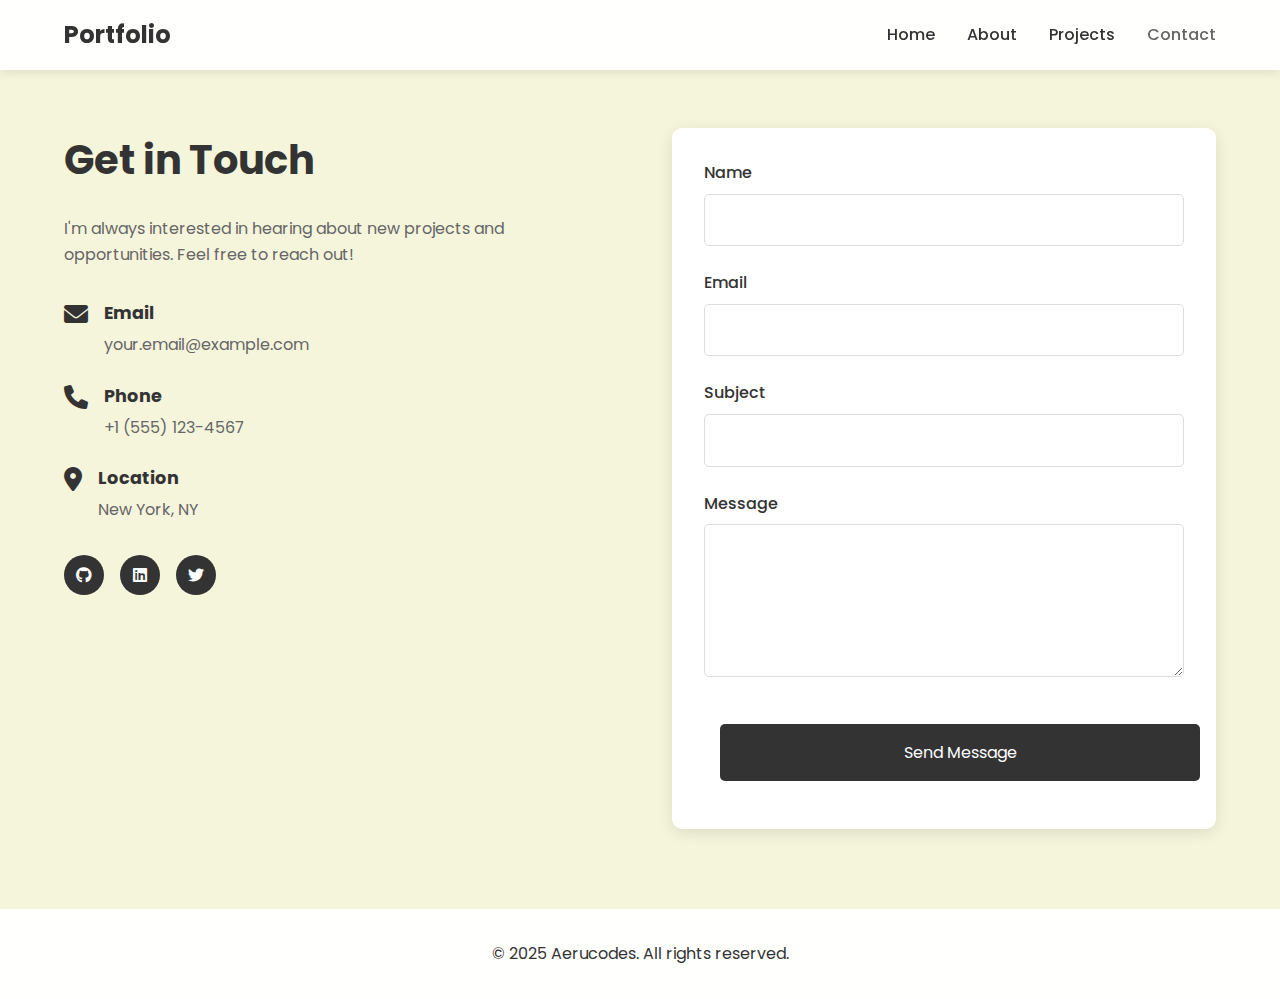
<file: contact.html>
<!DOCTYPE html>
<html lang="en">
<head>
    <meta charset="UTF-8">
    <meta name="viewport" content="width=device-width, initial-scale=1.0">
    <title>Contact - Portfolio</title>
    <link rel="stylesheet" href="styles.css">
    <link rel="preconnect" href="https://fonts.googleapis.com">
    <link rel="preconnect" href="https://fonts.gstatic.com" crossorigin>
    <link href="https://fonts.googleapis.com/css2?family=Poppins:wght@300;400;500;600;700&display=swap" rel="stylesheet">
    <link rel="stylesheet" href="https://cdnjs.cloudflare.com/ajax/libs/font-awesome/6.0.0/css/all.min.css">
</head>
<body>
    <nav>
        <div class="logo">Portfolio</div>
        <ul class="nav-links">
            <li><a href="index.html">Home</a></li>
            <li><a href="about.html">About</a></li>
            <li><a href="projects.html">Projects</a></li>
            <li><a href="contact.html" class="active">Contact</a></li>
        </ul>
    </nav>

    <main class="contact-section">
        <div class="contact-container">
            <div class="contact-info">
                <h1>Get in Touch</h1>
                <p>I'm always interested in hearing about new projects and opportunities. Feel free to reach out!</p>
                
                <div class="contact-details">
                    <div class="contact-item">
                        <i class="fas fa-envelope"></i>
                        <div>
                            <h3>Email</h3>
                            <p>your.email@example.com</p>
                        </div>
                    </div>
                    <div class="contact-item">
                        <i class="fas fa-phone"></i>
                        <div>
                            <h3>Phone</h3>
                            <p>+1 (555) 123-4567</p>
                        </div>
                    </div>
                    <div class="contact-item">
                        <i class="fas fa-map-marker-alt"></i>
                        <div>
                            <h3>Location</h3>
                            <p>New York, NY</p>
                        </div>
                    </div>
                </div>

                <div class="social-links">
                    <a href="#" class="social-link"><i class="fab fa-github"></i></a>
                    <a href="#" class="social-link"><i class="fab fa-linkedin"></i></a>
                    <a href="#" class="social-link"><i class="fab fa-twitter"></i></a>
                </div>
            </div>

            <div class="contact-form">
                <form id="contactForm">
                    <div class="form-group">
                        <label for="name">Name</label>
                        <input type="text" id="name" name="name" required>
                    </div>
                    <div class="form-group">
                        <label for="email">Email</label>
                        <input type="email" id="email" name="email" required>
                    </div>
                    <div class="form-group">
                        <label for="subject">Subject</label>
                        <input type="text" id="subject" name="subject" required>
                    </div>
                    <div class="form-group">
                        <label for="message">Message</label>
                        <textarea id="message" name="message" rows="5" required></textarea>
                    </div>
                    <button type="submit" class="btn">Send Message</button>
                </form>
            </div>
        </div>
    </main>

    <footer>
        <p>&copy; 2025 Aerucodes. All rights reserved.</p>
    </footer>

    <script src="script.js"></script>
</body>
</html>
</file>
<file: styles.css>
* {
    margin: 0;
    padding: 0;
    box-sizing: border-box;
    font-family: 'Poppins', sans-serif;
}

body {
    background-color: #F5F5DC;
    color: #333;
    line-height: 1.6;
}

/* Navigation */
nav {
    background-color: rgba(255, 255, 255, 0.95);
    padding: 1rem 5%;
    display: flex;
    justify-content: space-between;
    align-items: center;
    position: fixed;
    width: 100%;
    top: 0;
    z-index: 1000;
    box-shadow: 0 2px 10px rgba(0, 0, 0, 0.1);
}

.logo {
    font-size: 1.5rem;
    font-weight: 700;
    color: #333;
}

.nav-links {
    display: flex;
    list-style: none;
    gap: 2rem;
}

.nav-links a {
    text-decoration: none;
    color: #333;
    font-weight: 500;
    transition: color 0.3s ease;
    position: relative;
}

.nav-links a::after {
    content: '';
    position: absolute;
    width: 0;
    height: 2px;
    bottom: -5px;
    left: 0;
    background-color: #333;
    transition: width 0.3s ease;
}

.nav-links a:hover::after {
    width: 100%;
}

.nav-links a.active {
    color: #666;
}

/* Hero Section */
.hero {
    height: 100vh;
    display: flex;
    align-items: center;
    justify-content: center;
    text-align: center;
    padding: 0 1rem;
    background: linear-gradient(rgba(245, 245, 220, 0.9), rgba(245, 245, 220, 0.9)),
                url('https://source.unsplash.com/random/1920x1080?workspace') center/cover;
}

.hero-content h1 {
    font-size: 3.5rem;
    margin-bottom: 1rem;
    animation: fadeInUp 1s ease;
}

.hero-content p {
    font-size: 1.5rem;
    color: #666;
    animation: fadeInUp 1s ease 0.2s;
    opacity: 0;
    animation-fill-mode: forwards;
}

/* Featured Projects */
.featured-projects {
    padding: 5rem 5%;
}

.featured-projects h2 {
    text-align: center;
    margin-bottom: 3rem;
    font-size: 2.5rem;
}

.project-grid {
    display: grid;
    grid-template-columns: repeat(auto-fit, minmax(300px, 1fr));
    gap: 2rem;
}

.project-card {
    background: white;
    border-radius: 10px;
    overflow: hidden;
    box-shadow: 0 4px 15px rgba(0, 0, 0, 0.1);
    transition: transform 0.3s ease;
}

.project-card:hover {
    transform: translateY(-10px);
}

.project-card img {
    width: 100%;
    height: 200px;
    object-fit: cover;
}

.project-card h3 {
    padding: 1rem;
    font-size: 1.5rem;
}

.project-card p {
    padding: 0 1rem;
    color: #666;
}

.btn {
    display: inline-block;
    padding: 0.8rem 1.5rem;
    margin: 1rem;
    background-color: #333;
    color: white;
    text-decoration: none;
    border-radius: 5px;
    transition: background-color 0.3s ease;
}

.btn:hover {
    background-color: #555;
}

/* Footer */
footer {
    text-align: center;
    padding: 2rem;
    background-color: rgba(255, 255, 255, 0.95);
}

/* Animations */
@keyframes fadeInUp {
    from {
        opacity: 0;
        transform: translateY(20px);
    }
    to {
        opacity: 1;
        transform: translateY(0);
    }
}

/* Responsive Design */
@media (max-width: 768px) {
    .nav-links {
        display: none;
    }
    
    .hero-content h1 {
        font-size: 2.5rem;
    }
    
    .hero-content p {
        font-size: 1.2rem;
    }
}

/* About Page Styles */
.about-section {
    padding: 8rem 5% 5rem;
    min-height: 100vh;
}

.about-container {
    display: grid;
    grid-template-columns: 1fr 2fr;
    gap: 4rem;
    max-width: 1200px;
    margin: 0 auto;
}

.about-image {
    position: relative;
}

.about-image img {
    width: 100%;
    border-radius: 10px;
    box-shadow: 0 4px 15px rgba(0, 0, 0, 0.1);
}

.about-content h1 {
    font-size: 2.5rem;
    margin-bottom: 1.5rem;
    color: #333;
}

.about-content p {
    font-size: 1.1rem;
    line-height: 1.8;
    margin-bottom: 2rem;
    color: #666;
}

.skills-section {
    margin-top: 3rem;
}

.skills-section h2 {
    font-size: 2rem;
    margin-bottom: 2rem;
    color: #333;
}

.skills-grid {
    display: grid;
    grid-template-columns: repeat(auto-fit, minmax(250px, 1fr));
    gap: 2rem;
}

.skill-item {
    background: white;
    padding: 2rem;
    border-radius: 10px;
    box-shadow: 0 4px 15px rgba(0, 0, 0, 0.1);
    transition: transform 0.3s ease;
}

.skill-item:hover {
    transform: translateY(-5px);
}

.skill-item h3 {
    font-size: 1.3rem;
    margin-bottom: 1rem;
    color: #333;
}

.skill-item ul {
    list-style: none;
}

.skill-item li {
    margin-bottom: 0.5rem;
    color: #666;
    position: relative;
    padding-left: 1.5rem;
}

.skill-item li::before {
    content: '•';
    position: absolute;
    left: 0;
    color: #333;
}

/* Skill Icons */
.skill-icon {
    width: 60px;
    height: 60px;
    margin-bottom: 1.5rem;
    display: flex;
    align-items: center;
    justify-content: center;
    background: #f8f8f8;
    border-radius: 50%;
    transition: all 0.3s ease;
}

.skill-icon svg {
    width: 30px;
    height: 30px;
    color: #333;
    transition: all 0.3s ease;
}

.skill-item:hover .skill-icon {
    background: #333;
    transform: translateY(-5px);
}

.skill-item:hover .skill-icon svg {
    color: white;
}

.skill-item {
    text-align: center;
    padding: 2rem;
}

/* Responsive Design for About Page */
@media (max-width: 768px) {
    .about-container {
        grid-template-columns: 1fr;
        gap: 2rem;
    }

    .about-image {
        max-width: 300px;
        margin: 0 auto;
    }

    .about-content h1 {
        font-size: 2rem;
    }

    .skills-grid {
        grid-template-columns: 1fr;
    }
}

/* Projects Page Styles */
.projects-section {
    padding: 8rem 5% 5rem;
    min-height: 100vh;
}

.projects-section h1 {
    text-align: center;
    font-size: 2.5rem;
    margin-bottom: 3rem;
    color: #333;
}

.projects-grid {
    display: grid;
    gap: 4rem;
    max-width: 1200px;
    margin: 0 auto;
}

.project-detail {
    display: grid;
    grid-template-columns: 1fr 1fr;
    gap: 2rem;
    background: white;
    border-radius: 15px;
    overflow: hidden;
    box-shadow: 0 4px 15px rgba(0, 0, 0, 0.1);
    transition: transform 0.3s ease;
}

.project-detail:hover {
    transform: translateY(-5px);
}

.project-image {
    width: 100%;
    height: 100%;
    overflow: hidden;
}

.project-image img {
    width: 100%;
    height: 100%;
    object-fit: cover;
    transition: transform 0.3s ease;
}

.project-detail:hover .project-image img {
    transform: scale(1.05);
}

.project-info {
    padding: 2rem;
}

.project-info h2 {
    font-size: 1.8rem;
    margin-bottom: 1rem;
    color: #333;
}

.project-description {
    color: #666;
    line-height: 1.6;
    margin-bottom: 1.5rem;
}

.project-tech {
    display: flex;
    flex-wrap: wrap;
    gap: 0.5rem;
    margin-bottom: 1.5rem;
}

.project-tech span {
    background: #f0f0f0;
    padding: 0.3rem 0.8rem;
    border-radius: 20px;
    font-size: 0.9rem;
    color: #333;
}

.project-links {
    display: flex;
    gap: 1rem;
}

.btn-outline {
    background: transparent;
    border: 2px solid #333;
    color: #333;
}

.btn-outline:hover {
    background: #333;
    color: white;
}

/* Responsive Design for Projects Page */
@media (max-width: 768px) {
    .project-detail {
        grid-template-columns: 1fr;
    }

    .project-image {
        height: 250px;
    }

    .project-info {
        padding: 1.5rem;
    }

    .project-info h2 {
        font-size: 1.5rem;
    }

    .project-links {
        flex-direction: column;
    }

    .btn {
        text-align: center;
    }
}

/* Contact Page Styles */
.contact-section {
    padding: 8rem 5% 5rem;
    min-height: 100vh;
}

.contact-container {
    display: grid;
    grid-template-columns: 1fr 1fr;
    gap: 4rem;
    max-width: 1200px;
    margin: 0 auto;
}

.contact-info h1 {
    font-size: 2.5rem;
    margin-bottom: 1.5rem;
    color: #333;
}

.contact-info p {
    color: #666;
    line-height: 1.6;
    margin-bottom: 2rem;
}

.contact-details {
    margin-bottom: 2rem;
}

.contact-item {
    display: flex;
    align-items: flex-start;
    margin-bottom: 1.5rem;
}

.contact-item i {
    font-size: 1.5rem;
    color: #333;
    margin-right: 1rem;
    margin-top: 0.2rem;
}

.contact-item h3 {
    font-size: 1.1rem;
    margin-bottom: 0.3rem;
    color: #333;
}

.contact-item p {
    color: #666;
    margin: 0;
}

.social-links {
    display: flex;
    gap: 1rem;
}

.social-link {
    width: 40px;
    height: 40px;
    border-radius: 50%;
    background: #333;
    color: white;
    display: flex;
    align-items: center;
    justify-content: center;
    text-decoration: none;
    transition: transform 0.3s ease, background-color 0.3s ease;
}

.social-link:hover {
    transform: translateY(-3px);
    background: #555;
}

.contact-form {
    background: white;
    padding: 2rem;
    border-radius: 10px;
    box-shadow: 0 4px 15px rgba(0, 0, 0, 0.1);
}

.form-group {
    margin-bottom: 1.5rem;
}

.form-group label {
    display: block;
    margin-bottom: 0.5rem;
    color: #333;
    font-weight: 500;
}

.form-group input,
.form-group textarea {
    width: 100%;
    padding: 0.8rem;
    border: 1px solid #ddd;
    border-radius: 5px;
    font-size: 1rem;
    transition: border-color 0.3s ease;
}

.form-group input:focus,
.form-group textarea:focus {
    outline: none;
    border-color: #333;
}

.contact-form button {
    width: 100%;
    padding: 1rem;
    background: #333;
    color: white;
    border: none;
    border-radius: 5px;
    font-size: 1rem;
    cursor: pointer;
    transition: background-color 0.3s ease;
}

.contact-form button:hover {
    background: #555;
}

/* Responsive Design for Contact Page */
@media (max-width: 768px) {
    .contact-container {
        grid-template-columns: 1fr;
        gap: 2rem;
    }

    .contact-info h1 {
        font-size: 2rem;
    }

    .contact-form {
        padding: 1.5rem;
    }
}
</file>
